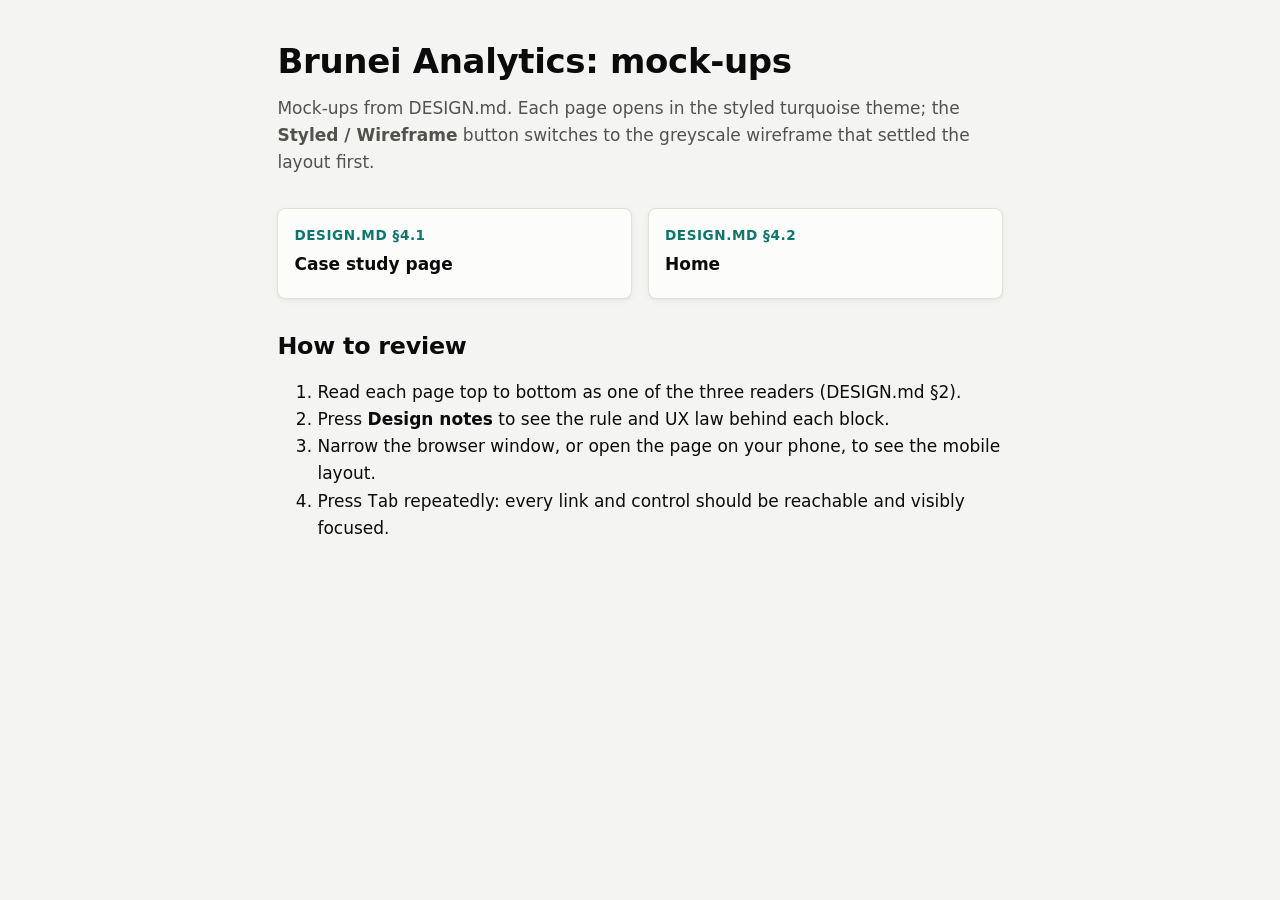
<file: docs/design/mockups/index.html>
<!doctype html>
<html lang="en">
<head>
<meta charset="utf-8">
<meta name="viewport" content="width=device-width, initial-scale=1">
<title>Mock-ups · Brunei Analytics</title>
<link rel="stylesheet" href="wireframe.css">
<link rel="stylesheet" href="theme.css">
</head>
<body>
<main class="stack prose">
  <header>
    <h1>Brunei Analytics: mock-ups</h1>
    <p class="subtitle">Mock-ups from DESIGN.md. Each page opens in the styled turquoise theme; the <strong>Styled / Wireframe</strong> button switches to the greyscale wireframe that settled the layout first.</p>
  </header>
  <div class="link-cards">
    <a class="link-card" href="case-study.html"><div class="kicker">DESIGN.md §4.1</div><div class="title">Case study page</div></a>
    <a class="link-card" href="home.html"><div class="kicker">DESIGN.md §4.2</div><div class="title">Home</div></a>
  </div>
  <section>
    <h2>How to review</h2>
    <ol>
      <li>Read each page top to bottom as one of the three readers (DESIGN.md §2).</li>
      <li>Press <strong>Design notes</strong> to see the rule and UX law behind each block.</li>
      <li>Narrow the browser window, or open the page on your phone, to see the mobile layout.</li>
      <li>Press <kbd>Tab</kbd> repeatedly: every link and control should be reachable and visibly focused.</li>
    </ol>
  </section>
</main>
</body>
</html>
</file>
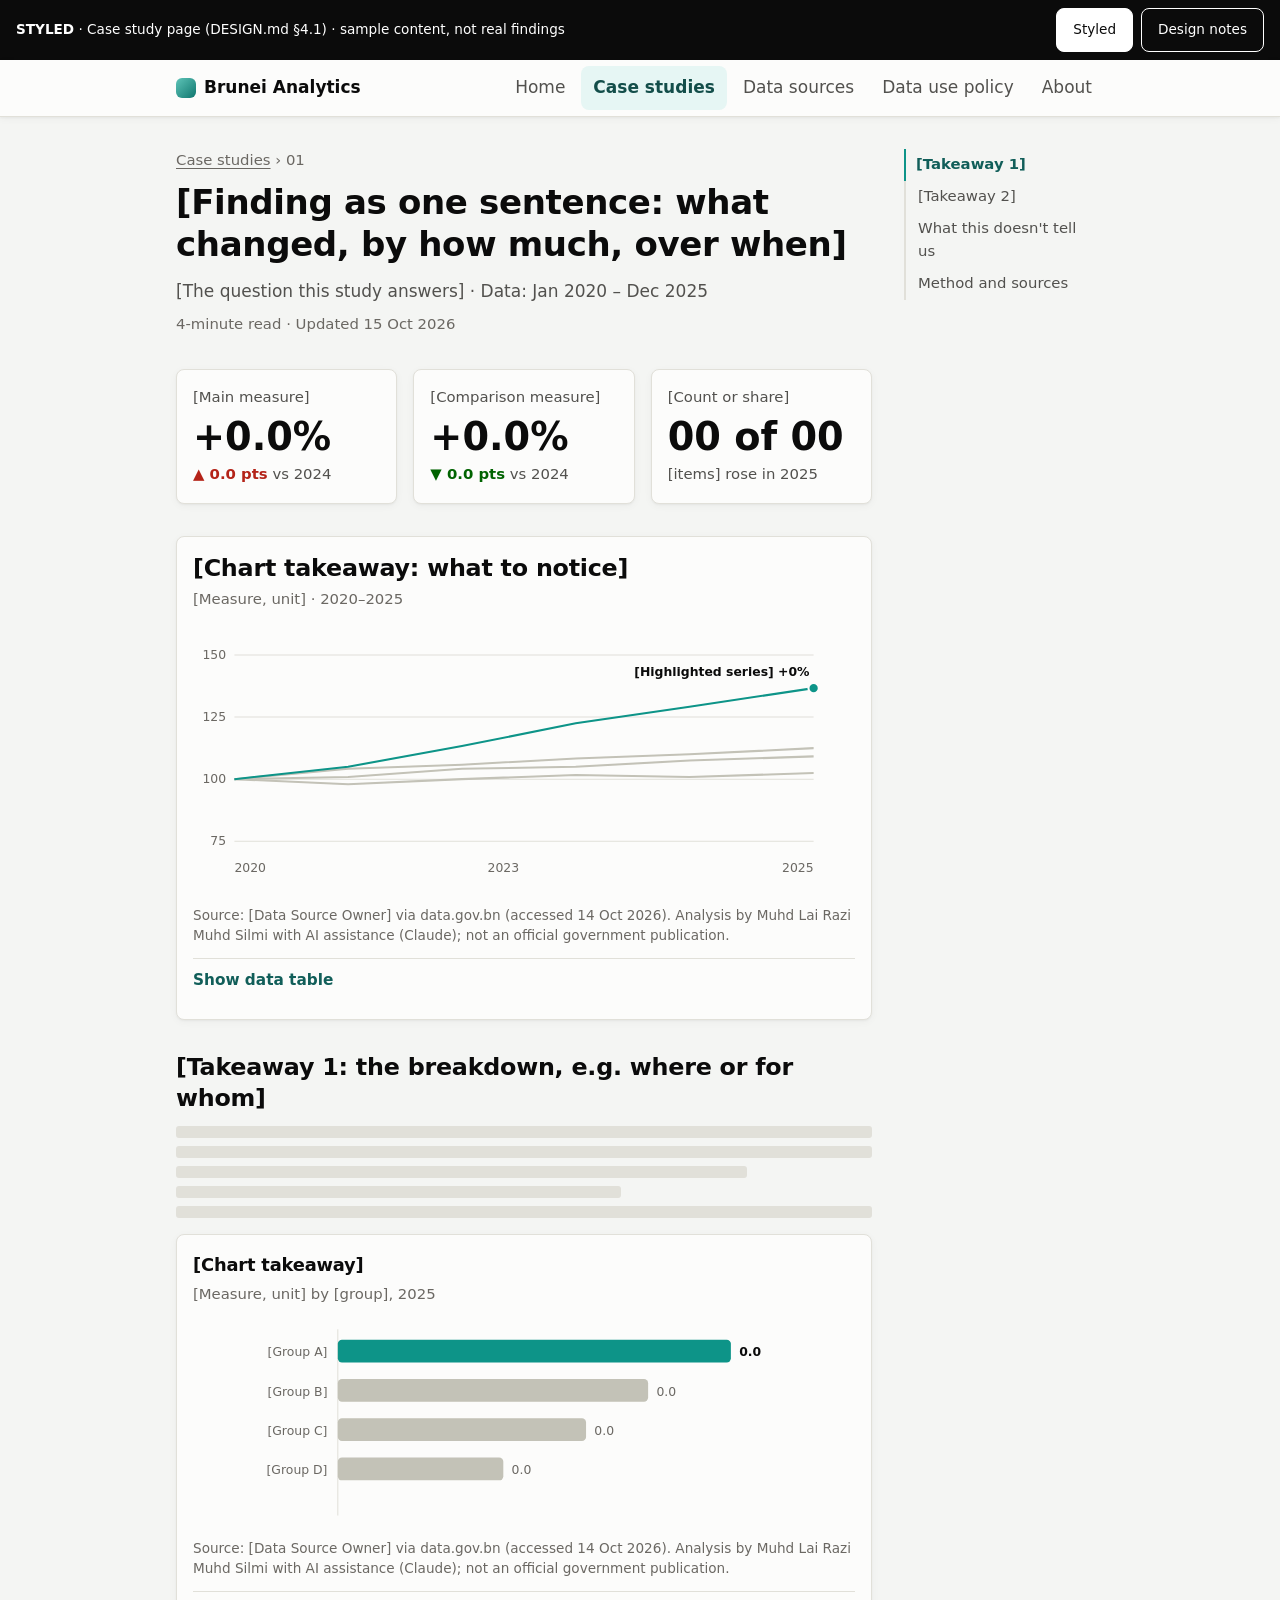
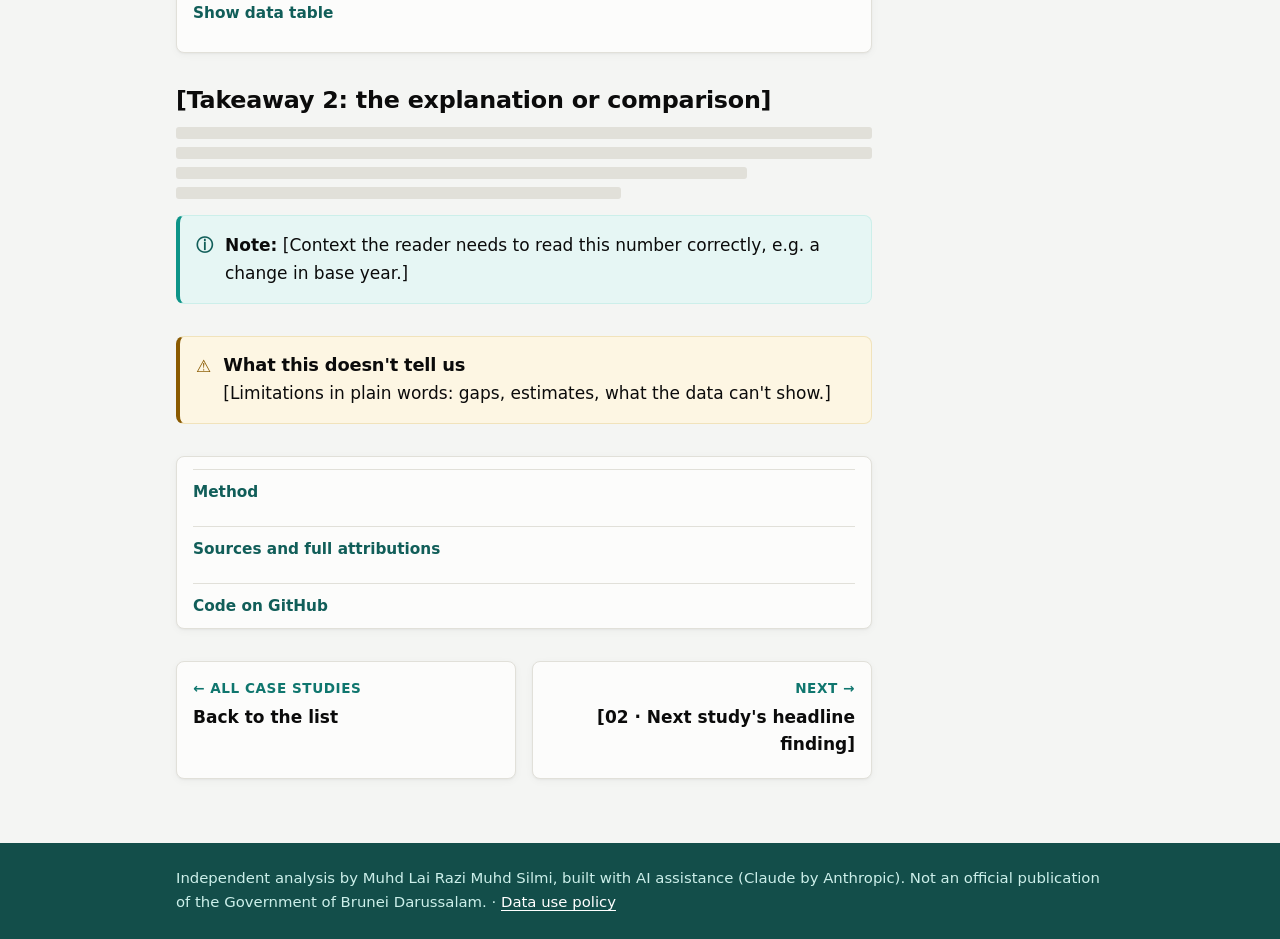
<file: docs/design/mockups/case-study.html>
<!doctype html>
<html lang="en">
<head>
<meta charset="utf-8">
<meta name="viewport" content="width=device-width, initial-scale=1">
<title>Mock-up — Case study page · Brunei Analytics</title>
<link rel="stylesheet" href="wireframe.css">
<link rel="stylesheet" href="theme.css" id="theme">
</head>
<body>
<a class="skip" href="#main">Skip to content</a>

<div class="mock-banner" role="note">
  <span><strong data-fidelity-label>STYLED</strong> · Case study page (DESIGN.md §4.1) · sample content, not real findings</span>
  <span class="mock-actions">
    <button type="button" data-toggle-theme aria-pressed="true">Styled</button>
    <button type="button" data-toggle-notes aria-pressed="false">Design notes</button>
  </span>
</div>

<header class="nav">
  <div class="nav-inner">
    <a class="brand" href="home.html">Brunei Analytics</a>
    <button class="nav-toggle" type="button" aria-expanded="false" aria-controls="nav-links">Menu</button>
    <nav aria-label="Main">
      <ul id="nav-links">
        <li><a href="home.html">Home</a></li>
        <li><a href="home.html#studies" aria-current="page">Case studies</a></li>
        <li><a href="#">Data sources</a></li>
        <li><a href="#">Data use policy</a></li>
        <li><a href="#">About</a></li>
      </ul>
    </nav>
  </div>
</header>

<main id="main">
  <div class="with-toc">
    <article class="stack">

      <!-- ① Answer: layer 1 -->
      <header data-block>
        <span class="n">① Layer 1 · Headline = the finding (Serial Position, Von Restorff)</span>
        <nav class="breadcrumb" aria-label="Breadcrumb"><a href="home.html#studies">Case studies</a> › 01</nav>
        <h1>[Finding as one sentence: what changed, by how much, over when]</h1>
        <p class="subtitle">[The question this study answers] · Data: Jan 2020 – Dec 2025</p>
        <p class="meta">4-minute read · Updated 15 Oct 2026</p>
      </header>

      <!-- Mobile contents -->
      <nav class="toc-mobile" aria-label="On this page (mobile)">
        <details>
          <summary>On this page</summary>
          <ol>
            <li><a href="#s1">[Takeaway 1]</a></li>
            <li><a href="#s2">[Takeaway 2]</a></li>
            <li><a href="#caveats">What this doesn't tell us</a></li>
            <li><a href="#method">Method and sources</a></li>
          </ol>
        </details>
      </nav>

      <!-- ② Key numbers -->
      <section aria-label="Key numbers" data-block>
        <span class="n">② ≤ 3 stat tiles, each with a comparison (Hick's Law, Miller's Law)</span>
        <div class="tiles">
          <div class="tile">
            <div class="label">[Main measure]</div>
            <div class="value">+0.0%</div>
            <div class="delta"><b class="up-bad">▲ 0.0 pts</b> vs 2024</div>
          </div>
          <div class="tile">
            <div class="label">[Comparison measure]</div>
            <div class="value">+0.0%</div>
            <div class="delta"><b class="down-good">▼ 0.0 pts</b> vs 2024</div>
          </div>
          <div class="tile">
            <div class="label">[Count or share]</div>
            <div class="value">00 of 00</div>
            <div class="delta">[items] rose in 2025</div>
          </div>
        </div>
      </section>

      <!-- ③ Hero chart -->
      <figure class="card" data-block>
        <span class="n">③ Hero chart: one highlighted series, the rest grey (Von Restorff, Selective Attention). Card groups chart + credit + table (Common Region, Proximity)</span>
        <h2>[Chart takeaway: what to notice]</h2>
        <p class="chart-sub">[Measure, unit] · 2020–2025</p>
        <svg class="chart" viewBox="0 0 640 260" role="img" aria-labelledby="hero-alt">
          <title id="hero-alt">[One-sentence text summary of the chart's takeaway for screen readers]</title>
          <g class="grid">
            <line x1="40" y1="30" x2="600" y2="30"/><line x1="40" y1="90" x2="600" y2="90"/>
            <line x1="40" y1="150" x2="600" y2="150"/><line x1="40" y1="210" x2="600" y2="210"/>
          </g>
          <text x="32" y="34" text-anchor="end">150</text><text x="32" y="94" text-anchor="end">125</text>
          <text x="32" y="154" text-anchor="end">100</text><text x="32" y="214" text-anchor="end">75</text>
          <text x="40" y="240">2020</text><text x="300" y="240" text-anchor="middle">2023</text><text x="600" y="240" text-anchor="end">2025</text>
          <polyline class="ctx" points="40,150 150,148 260,140 370,138 480,132 600,128"/>
          <polyline class="ctx" points="40,150 150,155 260,150 370,146 480,148 600,144"/>
          <polyline class="ctx" points="40,150 150,140 260,136 370,130 480,126 600,120"/>
          <polyline class="hi" points="40,150 150,138 260,118 370,96 480,80 600,62"/>
          <circle class="hi-dot" cx="600" cy="62" r="5"/>
          <text class="hi-label" x="596" y="50" text-anchor="end">[Highlighted series] +0%</text>
        </svg>
        <figcaption class="credit">Source: [Data Source Owner] via data.gov.bn (accessed 14 Oct 2026). Analysis by Muhd Lai Razi Muhd Silmi with AI assistance (Claude); not an official government publication.</figcaption>
        <details>
          <summary>Show data table</summary>
          <table>
            <caption class="ph" style="text-align:left">[Measure, unit]</caption>
            <thead><tr><th>Year</th><th class="num">[Highlighted]</th><th class="num">[Series B]</th><th class="num">[Series C]</th></tr></thead>
            <tbody>
              <tr><td>2020</td><td class="num">100.0</td><td class="num">100.0</td><td class="num">100.0</td></tr>
              <tr><td>2025</td><td class="num">000.0</td><td class="num">000.0</td><td class="num">000.0</td></tr>
            </tbody>
          </table>
        </details>
      </figure>

      <!-- ④ Supporting sections: layers 2–3 -->
      <section id="s1" data-block>
        <span class="n">④ Layer 2 · Heading states the takeaway; 2–4 short paragraphs (Chunking, Cognitive Load)</span>
        <h2>[Takeaway 1: the breakdown, e.g. where or for whom]</h2>
        <div class="prose lines" aria-hidden="true"><span></span><span></span><span></span><span></span><span></span></div>
        <figure class="card" style="margin:var(--s4) 0 0">
          <h3>[Chart takeaway]</h3>
          <p class="chart-sub">[Measure, unit] by [group], 2025</p>
          <svg class="chart" viewBox="0 0 640 200" role="img" aria-label="[Text summary]">
            <g class="grid"><line x1="140" y1="10" x2="140" y2="190"/></g>
            <rect class="bar-hi" x="140" y="20" width="380" height="22" rx="4"/>
            <rect class="bar-ctx" x="140" y="58" width="300" height="22" rx="4"/>
            <rect class="bar-ctx" x="140" y="96" width="240" height="22" rx="4"/>
            <rect class="bar-ctx" x="140" y="134" width="160" height="22" rx="4"/>
            <text x="130" y="36" text-anchor="end">[Group A]</text><text x="130" y="74" text-anchor="end">[Group B]</text>
            <text x="130" y="112" text-anchor="end">[Group C]</text><text x="130" y="150" text-anchor="end">[Group D]</text>
            <text class="hi-label" x="528" y="36">0.0</text><text x="448" y="74">0.0</text>
            <text x="388" y="112">0.0</text><text x="308" y="150">0.0</text>
          </svg>
          <figcaption class="credit">Source: [Data Source Owner] via data.gov.bn (accessed 14 Oct 2026). Analysis by Muhd Lai Razi Muhd Silmi with AI assistance (Claude); not an official government publication.</figcaption>
          <details><summary>Show data table</summary><p class="ph">[Table]</p></details>
        </figure>
      </section>

      <section id="s2" data-block>
        <span class="n">④ Layer 3 · Why, and how sure? Caveat sits beside the claim it qualifies</span>
        <h2>[Takeaway 2: the explanation or comparison]</h2>
        <div class="prose lines" aria-hidden="true"><span></span><span></span><span></span><span></span></div>
        <aside class="callout" style="margin-top:var(--s4)">
          <span class="icon" aria-hidden="true">ⓘ</span>
          <p><strong>Note:</strong> [Context the reader needs to read this number correctly, e.g. a change in base year.]</p>
        </aside>
      </section>

      <!-- ⑤ Caveats -->
      <section id="caveats" data-block>
        <span class="n">⑤ Caveats always visible (Cognitive Bias, policy M5)</span>
        <aside class="callout caveat">
          <span class="icon" aria-hidden="true">⚠</span>
          <div>
            <h2 style="font-size:1.05rem;margin:0 0 var(--s1)">What this doesn't tell us</h2>
            <p>[Limitations in plain words: gaps, estimates, what the data can't show.]</p>
          </div>
        </aside>
      </section>

      <!-- ⑥ Method: layer 4 -->
      <section id="method" class="detail-group" aria-label="Method and sources" data-block>
        <span class="n" style="margin-top:var(--s3)">⑥ Layer 4 · Method and sources collapsed but always present (Chunking, Tesler's Law)</span>
        <details>
          <summary>Method</summary>
          <div><ol class="ph"><li>[Download]</li><li>[Cleaning and transformations]</li><li>[Analysis]</li></ol></div>
        </details>
        <details>
          <summary>Sources and full attributions</summary>
          <div><p class="ph">[Data Source Owner], "[Dataset title]", Brunei Open Data (data.gov.bn), [URL], accessed 14 Oct 2026.</p></div>
        </details>
        <details>
          <summary>Code on GitHub</summary>
          <div><p class="ph">[Link to case_studies/01_…]</p></div>
        </details>
      </section>

      <!-- ⑦ What next -->
      <nav class="prevnext" aria-label="More case studies" data-block>
        <span class="n" style="grid-column:1/-1">⑦ Clear ending with next step (Peak-End, Fitts's Law: whole card clickable)</span>
        <a class="link-card" href="home.html#studies">
          <div class="kicker">← All case studies</div>
          <div class="title">Back to the list</div>
        </a>
        <a class="link-card next" href="#">
          <div class="kicker">Next →</div>
          <div class="title">[02 · Next study's headline finding]</div>
        </a>
      </nav>
    </article>

    <!-- Desktop contents -->
    <nav class="toc" aria-label="On this page" data-block>
      <span class="n">Goal-Gradient: progress through the page</span>
      <ol>
        <li><a href="#s1">[Takeaway 1]</a></li>
        <li><a href="#s2">[Takeaway 2]</a></li>
        <li><a href="#caveats">What this doesn't tell us</a></li>
        <li><a href="#method">Method and sources</a></li>
      </ol>
    </nav>
  </div>
</main>

<footer>
  <div class="inner">
    Independent analysis by Muhd Lai Razi Muhd Silmi, built with AI assistance (Claude by Anthropic). Not an official publication of the Government of Brunei Darussalam. ·
    <a href="#">Data use policy</a>
  </div>
</footer>
<script src="wireframe.js"></script>
</body>
</html>
</file>
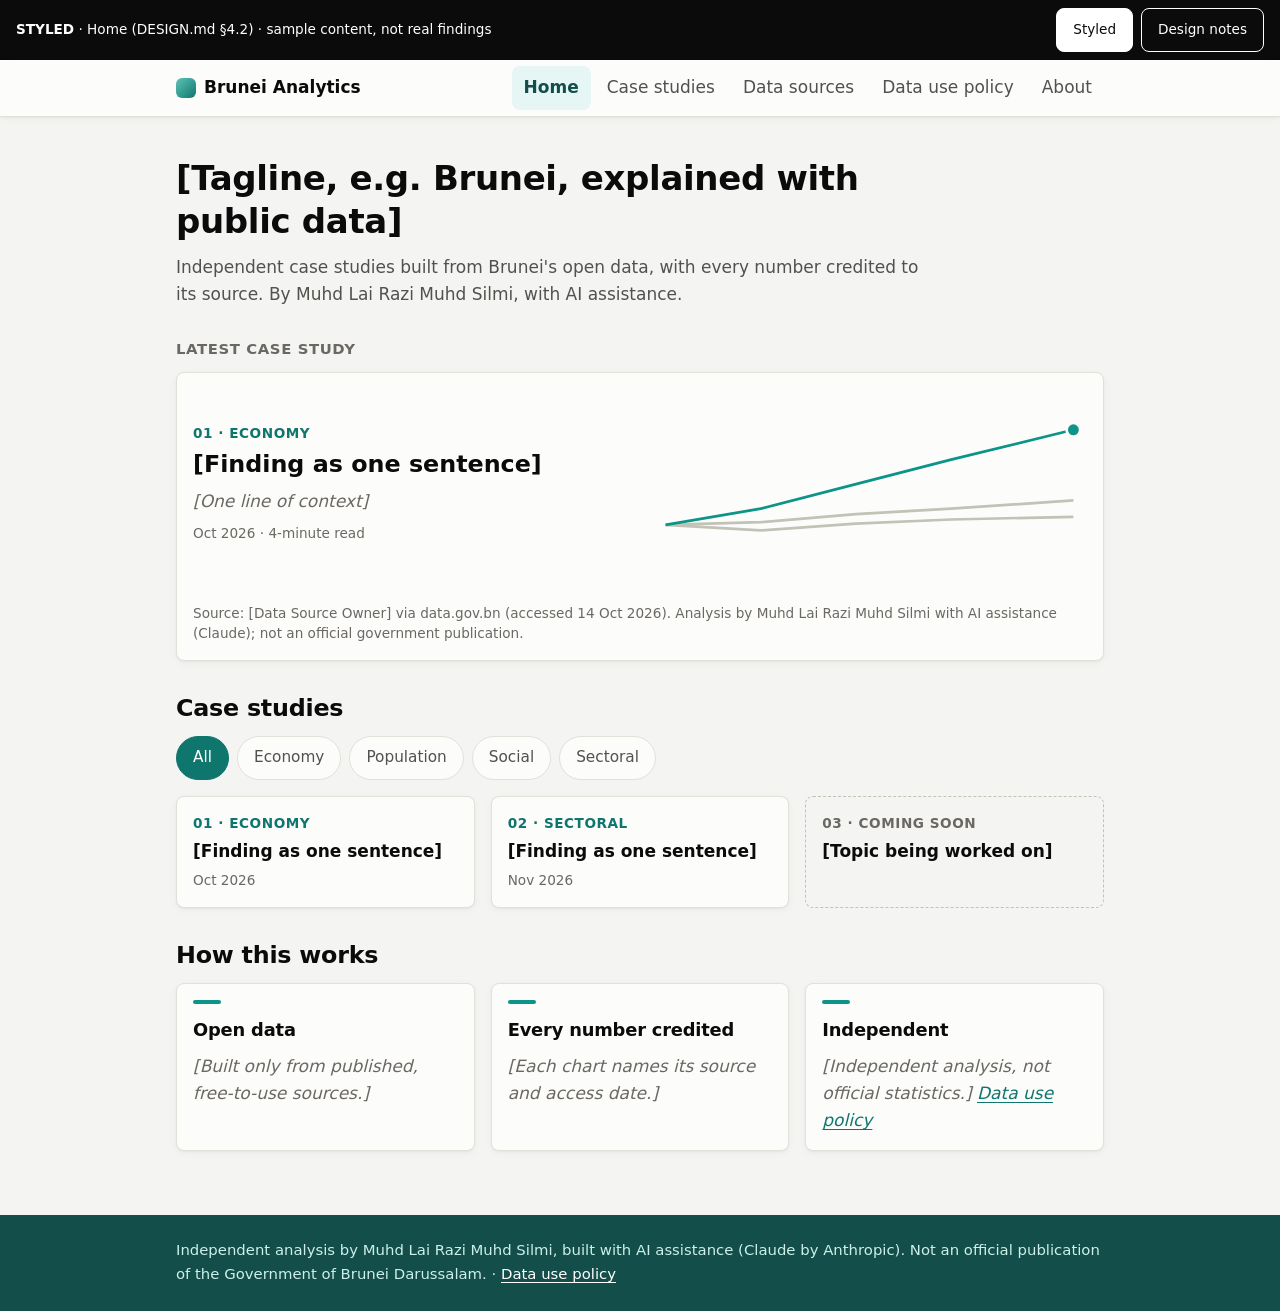
<file: docs/design/mockups/home.html>
<!doctype html>
<html lang="en">
<head>
<meta charset="utf-8">
<meta name="viewport" content="width=device-width, initial-scale=1">
<title>Mock-up — Home · Brunei Analytics</title>
<link rel="stylesheet" href="wireframe.css">
<link rel="stylesheet" href="theme.css" id="theme">
</head>
<body>
<a class="skip" href="#main">Skip to content</a>

<div class="mock-banner" role="note">
  <span><strong data-fidelity-label>STYLED</strong> · Home (DESIGN.md §4.2) · sample content, not real findings</span>
  <span class="mock-actions">
    <button type="button" data-toggle-theme aria-pressed="true">Styled</button>
    <button type="button" data-toggle-notes aria-pressed="false">Design notes</button>
  </span>
</div>

<header class="nav">
  <div class="nav-inner">
    <a class="brand" href="home.html" aria-current="page">Brunei Analytics</a>
    <button class="nav-toggle" type="button" aria-expanded="false" aria-controls="nav-links">Menu</button>
    <nav aria-label="Main">
      <ul id="nav-links">
        <li><a href="home.html" aria-current="page">Home</a></li>
        <li><a href="#studies">Case studies</a></li>
        <li><a href="#">Data sources</a></li>
        <li><a href="#">Data use policy</a></li>
        <li><a href="#">About</a></li>
      </ul>
    </nav>
  </div>
</header>

<main id="main" class="stack">

  <header class="prose" data-block>
    <span class="n">① What the site is, in one line (Jakob's Law, Paradox of the Active User)</span>
    <h1>[Tagline, e.g. Brunei, explained with public data]</h1>
    <p class="subtitle">Independent case studies built from Brunei's open data, with every number credited to its source. By Muhd Lai Razi Muhd Silmi, with AI assistance.</p>
  </header>

  <section aria-labelledby="latest" data-block>
    <span class="n">② Latest study shows its finding, not just its topic (Serial Position, Von Restorff)</span>
    <h2 id="latest" class="ph" style="font-size:0.875rem;font-style:normal;text-transform:uppercase;letter-spacing:.04em">Latest case study</h2>
    <a class="link-card" href="case-study.html">
      <div class="feature">
        <div>
          <div class="kicker">01 · Economy</div>
          <div class="title" style="font-size:1.4rem;line-height:1.3">[Finding as one sentence]</div>
          <p class="ph" style="margin:var(--s2) 0">[One line of context]</p>
          <div class="date">Oct 2026 · 4-minute read</div>
          <span class="n">Thumbnail charts carry the credit too (policy M1)</span>
        </div>
        <svg class="chart" viewBox="0 0 320 140" role="img" aria-label="[Mini chart summary]">
          <polyline class="ctx" points="10,100 80,98 150,92 220,88 310,82"/>
          <polyline class="ctx" points="10,100 80,104 150,99 220,96 310,94"/>
          <polyline class="hi" points="10,100 80,88 150,70 220,52 310,30"/>
          <circle class="hi-dot" cx="310" cy="30" r="5"/>
        </svg>
        <p class="credit" style="grid-column:1/-1;margin:0">Source: [Data Source Owner] via data.gov.bn (accessed 14 Oct 2026). Analysis by Muhd Lai Razi Muhd Silmi with AI assistance (Claude); not an official government publication.</p>
      </div>
    </a>
  </section>

  <section id="studies" aria-labelledby="studies-h" data-block>
    <span class="n">③ Study cards: same shape everywhere (Similarity, Uniform Connectedness); whole card clickable (Fitts's Law)</span>
    <h2 id="studies-h">Case studies</h2>
    <span class="n">Theme filter: ≤ 5 chips, added once there are 5+ studies (Hick's Law, open decision §12)</span>
    <ul class="chips" aria-label="Filter by theme">
      <li><button type="button" aria-pressed="true">All</button></li>
      <li><button type="button" aria-pressed="false">Economy</button></li>
      <li><button type="button" aria-pressed="false">Population</button></li>
      <li><button type="button" aria-pressed="false">Social</button></li>
      <li><button type="button" aria-pressed="false">Sectoral</button></li>
    </ul>
    <div class="link-cards">
      <a class="link-card" href="case-study.html">
        <div class="kicker">01 · Economy</div>
        <div class="title">[Finding as one sentence]</div>
        <div class="date">Oct 2026</div>
      </a>
      <a class="link-card" href="#">
        <div class="kicker">02 · Sectoral</div>
        <div class="title">[Finding as one sentence]</div>
        <div class="date">Nov 2026</div>
      </a>
      <div class="link-card soon">
        <div class="kicker">03 · Coming soon</div>
        <div class="title">[Topic being worked on]</div>
        <span class="n">Zeigarnik: the series continues</span>
      </div>
    </div>
  </section>

  <section aria-labelledby="how" data-block>
    <span class="n">④ Trust in three points, linking to the policy (Chunking, Aesthetic-Usability)</span>
    <h2 id="how">How this works</h2>
    <ul class="points">
      <li><h3>Open data</h3><p class="ph" style="margin:0">[Built only from published, free-to-use sources.]</p></li>
      <li><h3>Every number credited</h3><p class="ph" style="margin:0">[Each chart names its source and access date.]</p></li>
      <li><h3>Independent</h3><p class="ph" style="margin:0">[Independent analysis, not official statistics.] <a href="#">Data use policy</a></p></li>
    </ul>
  </section>
</main>

<footer>
  <div class="inner">
    Independent analysis by Muhd Lai Razi Muhd Silmi, built with AI assistance (Claude by Anthropic). Not an official publication of the Government of Brunei Darussalam. ·
    <a href="#">Data use policy</a>
  </div>
</footer>
<script src="wireframe.js"></script>
</body>
</html>
</file>
<file: docs/design/mockups/wireframe.css>
/* Low-fidelity wireframe styles: greyscale, structure only.
   Spacing follows the DESIGN.md §7 scale (4, 8, 12, 16, 24, 32, 48, 64). */

:root {
  --s1: 4px; --s2: 8px; --s3: 12px; --s4: 16px; --s5: 24px; --s6: 32px; --s7: 48px; --s8: 64px;
  --surface: #ffffff;
  --page: #f4f4f2;
  --ink: #1a1a1a;
  --ink-2: #555;
  --muted: #6b6b6b;
  --line: #cfcfcb;
  --fill: #e6e6e3;
  --fill-2: #d4d4d0;
  --emph: #333;
  --note: #6b4fd8;
  --radius: 8px;
  --content: 960px;
  --text: 70ch;
  font: 17px/1.6 system-ui, -apple-system, "Segoe UI", sans-serif;
  color: var(--ink);
  background: var(--page);
}

* { box-sizing: border-box; }
body { margin: 0; }
a { color: var(--ink); }
:focus-visible { outline: 3px solid var(--note); outline-offset: 2px; }

.skip { position: absolute; left: -999px; }
.skip:focus { left: var(--s4); top: var(--s4); background: var(--surface); padding: var(--s2) var(--s4); z-index: 10; }

/* Banner marking the page as a mock-up */
.mock-banner {
  display: flex; flex-wrap: wrap; gap: var(--s3); align-items: center; justify-content: space-between;
  padding: var(--s2) var(--s4); background: var(--ink); color: #fff; font-size: 0.8rem;
}
.mock-actions { display: flex; gap: var(--s2); }
.mock-banner button {
  min-height: 44px; padding: 0 var(--s4); border: 1px solid #fff; border-radius: var(--radius);
  background: transparent; color: #fff; font: inherit; cursor: pointer;
}
.mock-banner button[aria-pressed="true"] { background: #fff; color: var(--ink); }

/* Navigation */
.nav { background: var(--surface); border-bottom: 1px solid var(--line); }
.nav-inner {
  max-width: var(--content); margin: 0 auto; padding: 0 var(--s4);
  display: flex; align-items: center; gap: var(--s5); min-height: 56px;
}
.brand { font-weight: 700; text-decoration: none; margin-right: auto; }
.nav ul { display: flex; gap: var(--s1); list-style: none; margin: 0; padding: 0; }
.nav ul a {
  display: inline-flex; align-items: center; min-height: 44px; padding: 0 var(--s3);
  text-decoration: none; color: var(--ink-2); border-radius: var(--radius);
}
.nav ul a[aria-current="page"] { color: var(--ink); font-weight: 600; background: var(--fill); }
.nav-toggle { display: none; }

/* Page */
main { max-width: var(--content); margin: 0 auto; padding: var(--s6) var(--s4) var(--s8); }
.stack > * + * { margin-top: var(--s6); }
.prose { max-width: var(--text); }

.breadcrumb { font-size: 0.875rem; color: var(--muted); }
.breadcrumb a { color: var(--muted); }
h1 { font-size: 2rem; line-height: 1.25; margin: var(--s2) 0 var(--s3); }
h2 { font-size: 1.4rem; line-height: 1.3; margin: 0 0 var(--s3); }
h3 { font-size: 1.05rem; margin: 0 0 var(--s2); }
.subtitle { color: var(--ink-2); margin: 0; }
.meta { color: var(--muted); font-size: 0.875rem; margin-top: var(--s2); }

/* Placeholder text blocks */
.ph { color: var(--muted); font-style: italic; }
.lines { display: grid; gap: var(--s2); }
.lines span { display: block; height: 12px; background: var(--fill); border-radius: 3px; }
.lines span:nth-child(3n) { width: 82%; }
.lines span:nth-child(4n) { width: 64%; }

/* Stat tiles */
.tiles { display: grid; grid-template-columns: repeat(3, 1fr); gap: var(--s4); }
.tile {
  background: var(--surface); border: 1px solid var(--line); border-radius: var(--radius);
  padding: var(--s4);
}
.tile .label { font-size: 0.875rem; color: var(--ink-2); }
.tile .value { font-size: 2.25rem; font-weight: 600; line-height: 1.2; margin: var(--s1) 0; }
.tile .delta { font-size: 0.875rem; color: var(--ink-2); }
.tile .delta b { color: var(--ink); }

/* Chart card */
figure { margin: 0; }
.card {
  background: var(--surface); border: 1px solid var(--line); border-radius: var(--radius);
  padding: var(--s4);
}
.card h2, .card h3 { margin-bottom: var(--s1); }
.card .chart-sub { color: var(--ink-2); font-size: 0.875rem; margin: 0 0 var(--s3); }
.chart { display: block; width: 100%; height: auto; background: var(--surface); overflow: visible; }
.chart .grid { stroke: var(--fill); stroke-width: 1; }
.chart .ctx { fill: none; stroke: var(--fill-2); stroke-width: 2; }
.chart .hi { fill: none; stroke: var(--emph); stroke-width: 3; }
.chart text { font: 12px system-ui, sans-serif; fill: var(--muted); }
.chart .hi-label { fill: var(--ink); font-weight: 600; }
.credit { font-size: 0.8rem; color: var(--muted); margin: var(--s3) 0 0; line-height: 1.5; }

details { border-top: 1px solid var(--line); margin-top: var(--s3); }
summary {
  display: flex; align-items: center; min-height: 44px; cursor: pointer; font-size: 0.9rem; font-weight: 600;
}
details table { width: 100%; border-collapse: collapse; font-size: 0.875rem; font-variant-numeric: tabular-nums; }
details th, details td { text-align: left; padding: var(--s1) var(--s2); border-bottom: 1px solid var(--fill); }
details td.num, details th.num { text-align: right; }

/* Callout */
.callout {
  display: flex; gap: var(--s3); padding: var(--s4); border-radius: var(--radius);
  background: var(--surface); border: 1px solid var(--line); border-left: 4px solid var(--emph);
}
.callout .icon { font-weight: 700; flex: none; }
.callout p { margin: 0; }

/* Collapsed detail sections */
.detail-group { background: var(--surface); border: 1px solid var(--line); border-radius: var(--radius); padding: 0 var(--s4); }
.detail-group details:first-child { border-top: 0; }
.detail-group details > div { padding-bottom: var(--s4); }

/* Cards that link (study cards, prev/next) */
.link-cards { display: grid; grid-template-columns: repeat(auto-fill, minmax(260px, 1fr)); gap: var(--s4); }
.link-card {
  display: block; position: relative; text-decoration: none; color: inherit;
  background: var(--surface); border: 1px solid var(--line); border-radius: var(--radius);
  padding: var(--s4); min-height: 44px;
}
.link-card:hover { border-color: var(--emph); }
.link-card .kicker { font-size: 0.8rem; color: var(--muted); text-transform: uppercase; letter-spacing: 0.04em; }
.link-card .title { font-weight: 600; margin: var(--s1) 0; }
.link-card .date { font-size: 0.8rem; color: var(--muted); }
.link-card.soon { border-style: dashed; background: transparent; }
.link-card.next { text-align: right; }
.prevnext { display: grid; grid-template-columns: 1fr 1fr; gap: var(--s4); }

.chips { display: flex; flex-wrap: wrap; gap: var(--s2); margin: 0 0 var(--s4); padding: 0; list-style: none; }
.chips button {
  min-height: 44px; padding: 0 var(--s4); border: 1px solid var(--line); border-radius: 999px;
  background: var(--surface); font: inherit; font-size: 0.9rem; cursor: pointer;
}
.chips button[aria-pressed="true"] { background: var(--ink); color: #fff; border-color: var(--ink); }

.feature { display: grid; grid-template-columns: 1fr 1fr; gap: var(--s5); align-items: center; }
.points { display: grid; grid-template-columns: repeat(3, 1fr); gap: var(--s4); list-style: none; padding: 0; margin: 0; }
.points li { background: var(--surface); border: 1px solid var(--line); border-radius: var(--radius); padding: var(--s4); }

/* Layout with side contents list on wide screens */
.with-toc { display: grid; grid-template-columns: 1fr 200px; gap: var(--s6); align-items: start; }
.toc { position: sticky; top: var(--s4); font-size: 0.875rem; }
.toc ol { list-style: none; margin: 0; padding: 0; border-left: 2px solid var(--line); }
.toc a { display: block; padding: var(--s1) var(--s3); color: var(--ink-2); text-decoration: none; }
.toc-mobile { display: none; }

footer { border-top: 1px solid var(--line); background: var(--surface); }
footer .inner { max-width: var(--content); margin: 0 auto; padding: var(--s5) var(--s4); font-size: 0.875rem; color: var(--ink-2); }

/* Design notes (toggled by the banner button) */
.n { display: none; }
body.show-notes .n {
  display: inline-flex; align-items: center; gap: var(--s1);
  margin: 0 0 var(--s2); padding: 2px var(--s2); border-radius: 4px;
  background: var(--note); color: #fff; font-size: 0.75rem; font-style: normal; font-weight: 600; line-height: 1.5;
}
body.show-notes [data-block] { outline: 2px dashed var(--note); outline-offset: 4px; }

/* Phone layout (DESIGN.md §4.1 "On a phone") */
@media (max-width: 720px) {
  :root { font-size: 16px; }
  main { padding: var(--s5) var(--s3) var(--s7); }
  h1 { font-size: 1.6rem; }
  .nav ul { display: none; }
  .nav-toggle {
    display: inline-flex; align-items: center; min-height: 44px; padding: 0 var(--s3);
    border: 1px solid var(--line); border-radius: var(--radius); background: var(--surface); font: inherit;
  }
  .nav.open ul {
    display: flex; flex-direction: column; position: absolute; left: 0; right: 0; top: 100%;
    background: var(--surface); border-bottom: 1px solid var(--line); padding: var(--s2);
  }
  .nav-inner { position: relative; }
  .tiles { grid-template-columns: 1fr; gap: var(--s3); }
  .tile { display: grid; grid-template-columns: 1fr auto; align-items: baseline; column-gap: var(--s3); }
  .tile .value { font-size: 1.75rem; grid-row: span 2; grid-column: 2; margin: 0; }
  .card, .tile { padding: var(--s3); }
  /* SVG sketches scale down as images; enlarge their text so it lands near 12px on a phone,
     as real Plotly charts keep their font size. */
  .chart text { font-size: 22px; }
  .with-toc { grid-template-columns: 1fr; }
  .toc { display: none; }
  .toc-mobile { display: block; background: var(--surface); border: 1px solid var(--line); border-radius: var(--radius); padding: 0 var(--s3); }
  .toc-mobile details { border-top: 0; margin: 0; }
  .toc-mobile ol { margin: 0 0 var(--s3); padding-left: var(--s5); }
  .toc-mobile a { display: inline-block; min-height: 44px; line-height: 44px; }
  .prevnext, .feature, .points { grid-template-columns: 1fr; }
}

@media (prefers-reduced-motion: reduce) {
  * { transition: none !important; scroll-behavior: auto !important; }
}

/* Chart marks (sketches) */
.chart .hi-dot { fill: var(--emph); stroke: var(--surface); stroke-width: 2; }
.chart .bar-hi { fill: var(--emph); }
.chart .bar-ctx { fill: var(--fill-2); }
</file>
<file: docs/design/mockups/theme.css>
/* Styled theme: turquoise. Loads after wireframe.css and only changes the look;
   layout and behaviour stay identical. Tokens become the Quarto SCSS theme later.
   Every text/background pair below was checked for WCAG 2.2 AA (≥ 4.5:1 text, ≥ 3:1 marks). */

:root {
  /* Turquoise ramp */
  --teal-50: #e6f6f4;   /* tinted backgrounds */
  --teal-100: #ccefea;
  --teal-300: #5ec4b8;  /* lightest data step */
  --teal-500: #0d9488;  /* brand mark: chart highlight, accents (3.65:1) */
  --teal-700: #0f766e;  /* text-safe: links, active states (5.33:1) */
  --teal-800: #115e59;
  --teal-900: #134e4a;  /* footer, strong text on tints */

  /* Neutrals */
  --page: #f4f5f3;
  --surface: #fcfcfb;
  --ink: #0b0b0b;
  --ink-2: #52514e;
  --muted: #6b6863;     /* small text, credits (5.40:1) */
  --line: #e1e0d9;
  --context: #c3c2b7;   /* non-highlighted chart series */

  /* Status (stat tile changes; always with ▲/▼ and a label) */
  --good: #006300;
  --bad: #b42318;
  --caution-bg: #fdf6e3;
  --caution: #8a5a00;

  /* Chart sketch tokens used by wireframe.css */
  --emph: var(--teal-500);
  --fill: var(--line);
  --fill-2: var(--context);

  --shadow: 0 1px 2px rgb(11 11 11 / 0.04), 0 2px 8px rgb(11 11 11 / 0.04);
}

a { color: var(--teal-700); text-underline-offset: 3px; }
a:hover { color: var(--teal-900); }
:focus-visible { outline-color: var(--teal-700); }

/* Navigation */
.nav { border-bottom: 1px solid var(--line); box-shadow: var(--shadow); background: var(--surface); }
.brand { display: inline-flex; align-items: center; gap: var(--s2); color: var(--ink); }
.brand::before {
  content: ""; width: 20px; height: 20px; border-radius: 6px;
  background: linear-gradient(135deg, var(--teal-300), var(--teal-700));
}
.nav ul a:hover { color: var(--teal-800); background: var(--teal-50); }
.nav ul a[aria-current="page"] { color: var(--teal-900); background: var(--teal-50); }

/* Headings and page header */
h1, h2, h3 { color: var(--ink); letter-spacing: -0.01em; }
.breadcrumb, .breadcrumb a { color: var(--muted); }
.meta { color: var(--muted); }

/* Cards */
.tile, .card, .link-card, .points li, .detail-group, .toc-mobile {
  border-color: var(--line); box-shadow: var(--shadow);
}
.tile .value { color: var(--ink); }
.tile .delta b { font-weight: 600; }
.tile .delta .up-bad { color: var(--bad); }
.tile .delta .down-good { color: var(--good); }

.card .chart-sub, .credit { color: var(--muted); }
summary { color: var(--teal-800); }
summary:hover { color: var(--teal-900); }
details th { color: var(--ink-2); font-weight: 600; }

/* Charts: one turquoise series, everything else recedes */
.chart .ctx { stroke: var(--context); }
.chart .hi { stroke: var(--teal-500); stroke-width: 2; }
.chart .hi-label { fill: var(--ink); }

/* Callouts: note (turquoise) vs caveat (amber) */
.callout { border-left-width: 4px; box-shadow: none; }
.callout:not(.caveat) { background: var(--teal-50); border-color: var(--teal-100); border-left-color: var(--teal-500); }
.callout:not(.caveat) .icon { color: var(--teal-800); }
.callout.caveat { background: var(--caution-bg); border-color: #f1e3bb; border-left-color: var(--caution); }
.callout.caveat .icon { color: var(--caution); }

/* Link cards */
.link-card { transition: border-color 0.15s, box-shadow 0.15s, transform 0.15s; }
.link-card:hover { border-color: var(--teal-500); box-shadow: 0 4px 16px rgb(13 148 136 / 0.12); transform: translateY(-1px); }
.link-card .kicker { color: var(--teal-700); font-weight: 600; }
.link-card .title { color: var(--ink); }
.link-card.soon { background: transparent; box-shadow: none; border-color: var(--context); }
.link-card.soon:hover { transform: none; box-shadow: none; }
.link-card.soon .kicker { color: var(--muted); }

.chips button { border-color: var(--line); color: var(--ink-2); }
.chips button:hover { border-color: var(--teal-500); color: var(--teal-800); }
.chips button[aria-pressed="true"] { background: var(--teal-700); border-color: var(--teal-700); color: #fff; }

.points h3::before {
  content: ""; display: block; width: 28px; height: 4px; border-radius: 2px;
  background: var(--teal-500); margin-bottom: var(--s3);
}

/* Contents list */
.toc ol { border-left-color: var(--line); }
.toc a:hover { color: var(--teal-800); }
.toc li:first-child a { color: var(--teal-800); font-weight: 600; box-shadow: inset 2px 0 0 var(--teal-500); margin-left: -2px; }

/* Footer: the one dark turquoise band anchors the page */
footer { background: var(--teal-900); border-top: 0; }
footer .inner { color: var(--teal-100); }
footer a { color: #fff; }

@media (prefers-reduced-motion: reduce) {
  .link-card:hover { transform: none; }
}
</file>
